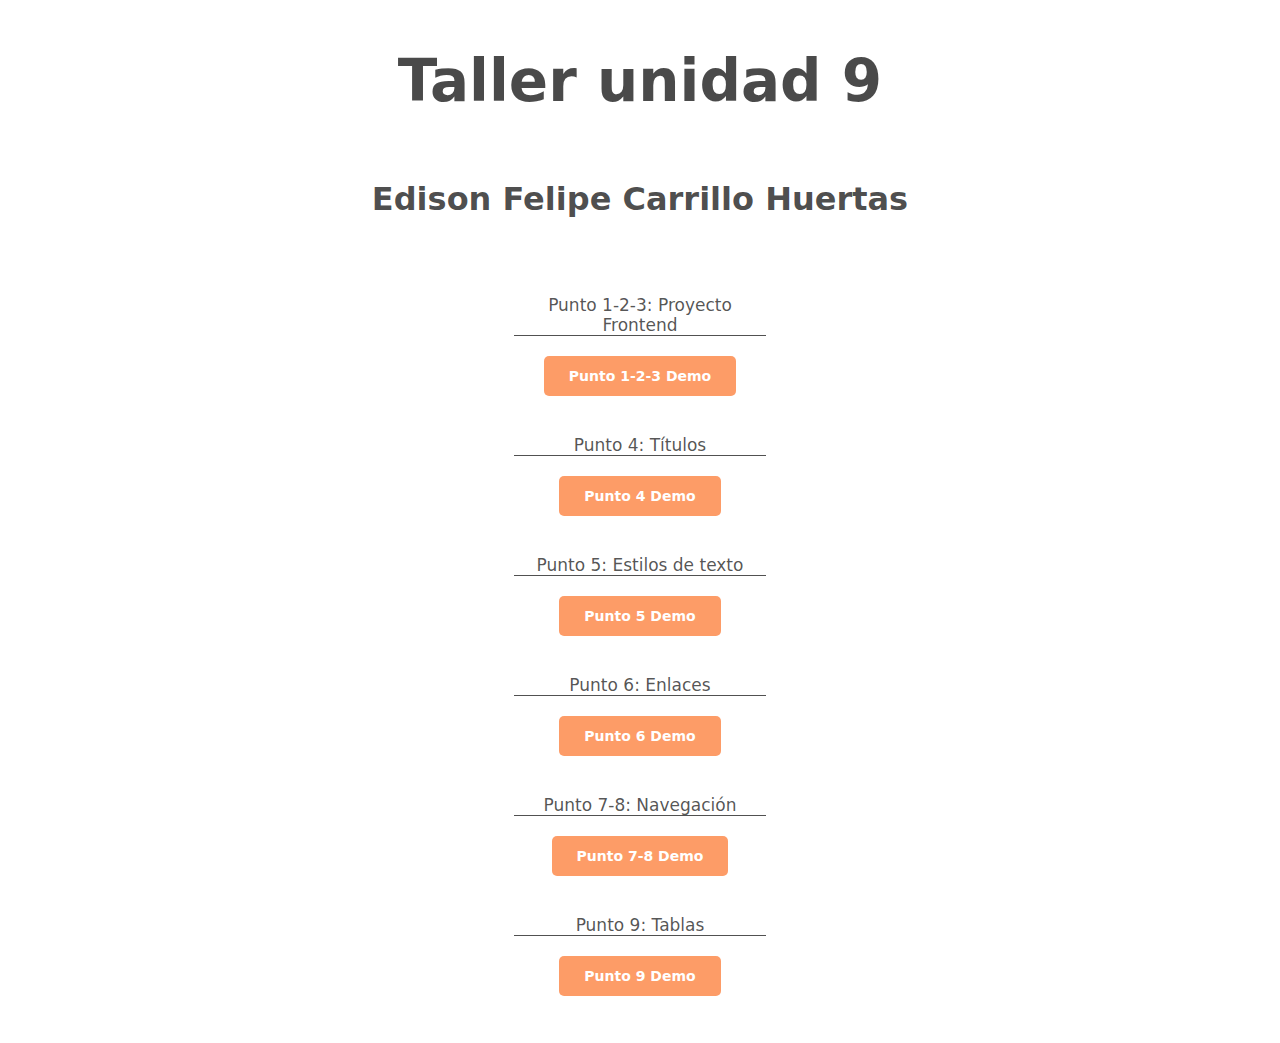
<file: index.html>
<!DOCTYPE html>
<html lang="en">
<head>
  <meta charset="UTF-8">
  <meta http-equiv="X-UA-Compatible" content="IE=edge">
  <meta name="viewport" content="width=device-width, initial-scale=1.0">
  <title>taller 9 menu</title>
  <link rel="stylesheet" href="./styles/styles.css">
</head>
<body> 
  <div>
    <h1> Taller unidad 9</h1>
    <h2>Edison Felipe Carrillo Huertas</h2>
    <nav>
      <ul>
        <li>
          <p>
            Punto 1-2-3: Proyecto Frontend
          </p> 
          <a href="./punto-1-2-3/index.html">
            Punto 1-2-3 Demo
          </a>
        </li>
        <li>
          <p>
            Punto 4: Títulos
          </p> 
          <a href="./punto-4/index.html">
            Punto 4 Demo
          </a>
        </li>
        <li>
          <p>
            Punto 5: Estilos de texto
          </p>
          <a href="./punto-5/index.html">
            Punto 5 Demo
          </a>
        </li>
        <li>
          <p>
            Punto 6: Enlaces
          </p>
          <a href="./punto-6/index.html">
            Punto 6 Demo
          </a>
        </li>
        <li>
          <p>
            Punto 7-8: Navegación
          </p>
          <a href="./punto-7-8/index.html">
            Punto 7-8 Demo
          </a>
        </li>
        <li>
          <p>
            Punto 9: Tablas
          </p>
          <a href="./punto-9/index.html">
            Punto 9 Demo
          </a>
        </li>
      </ul>
    </nav>
  </div> 
</body>
</html>
</file>
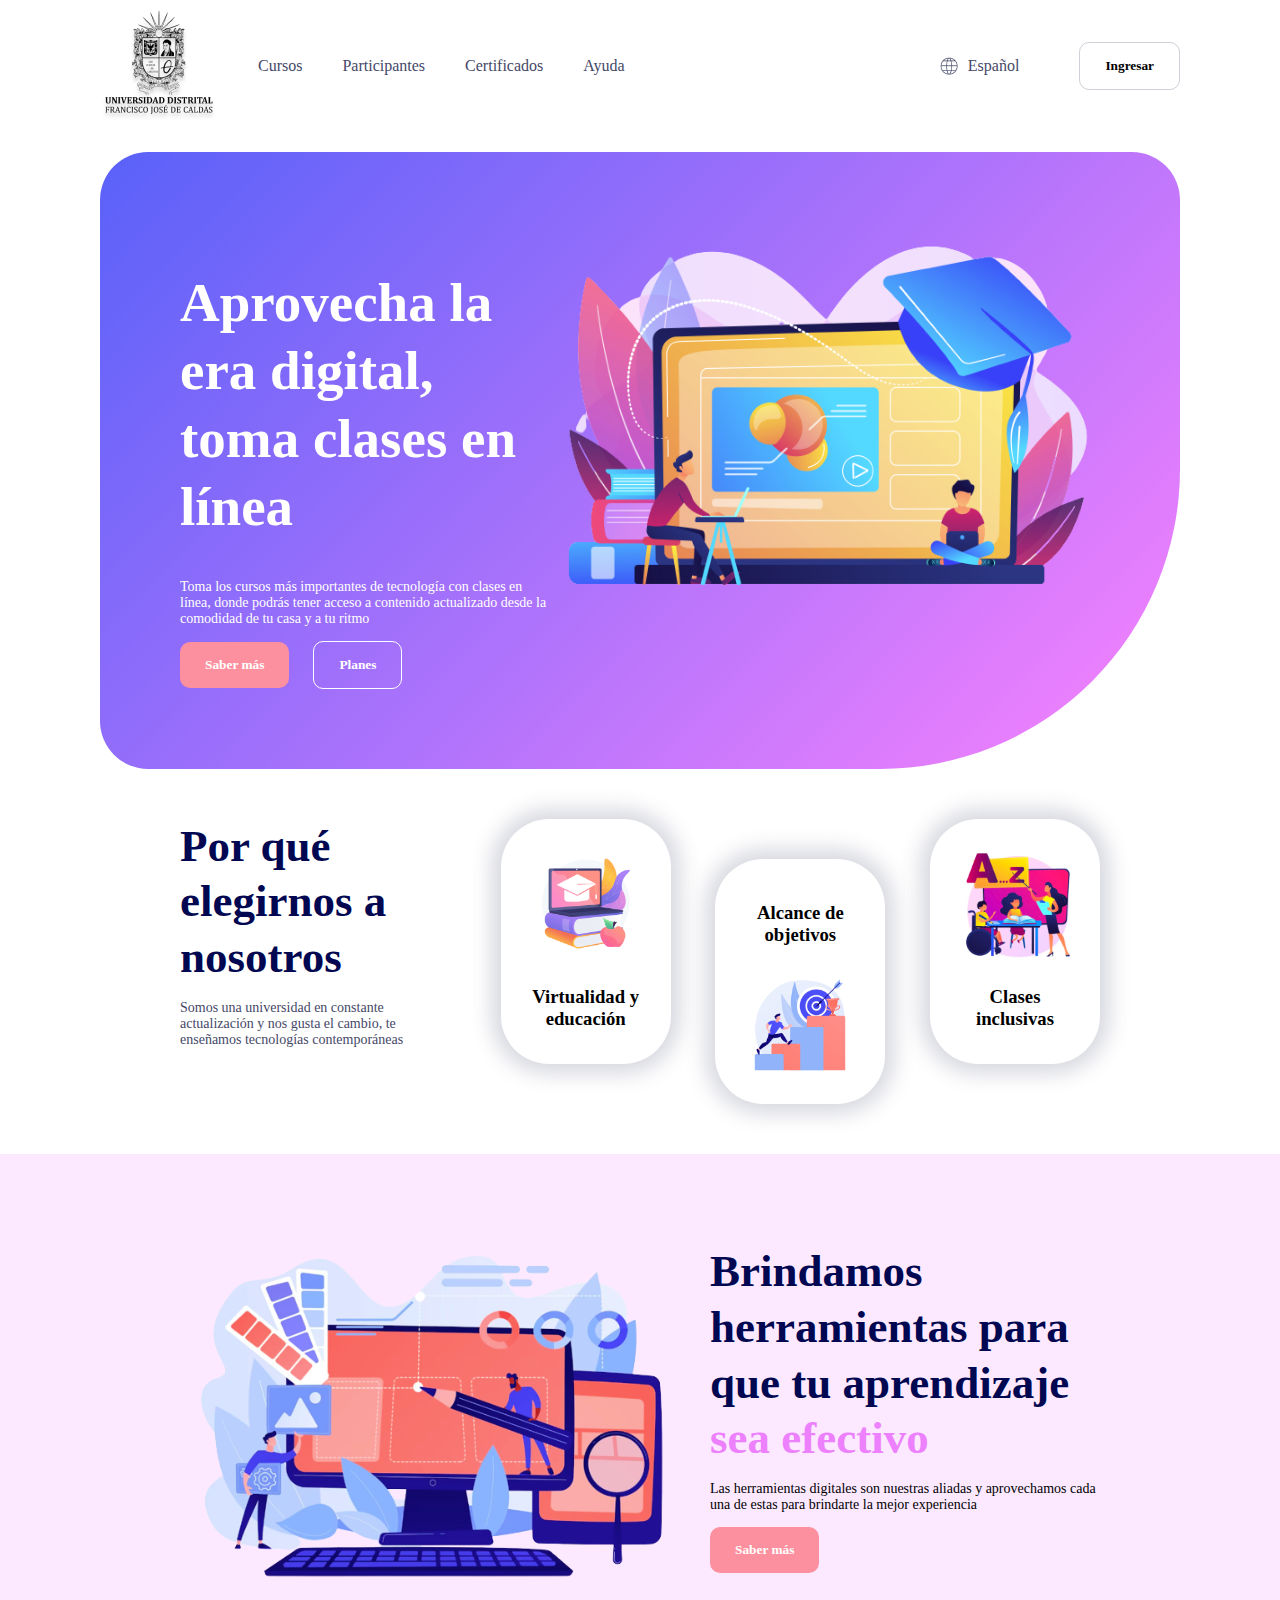
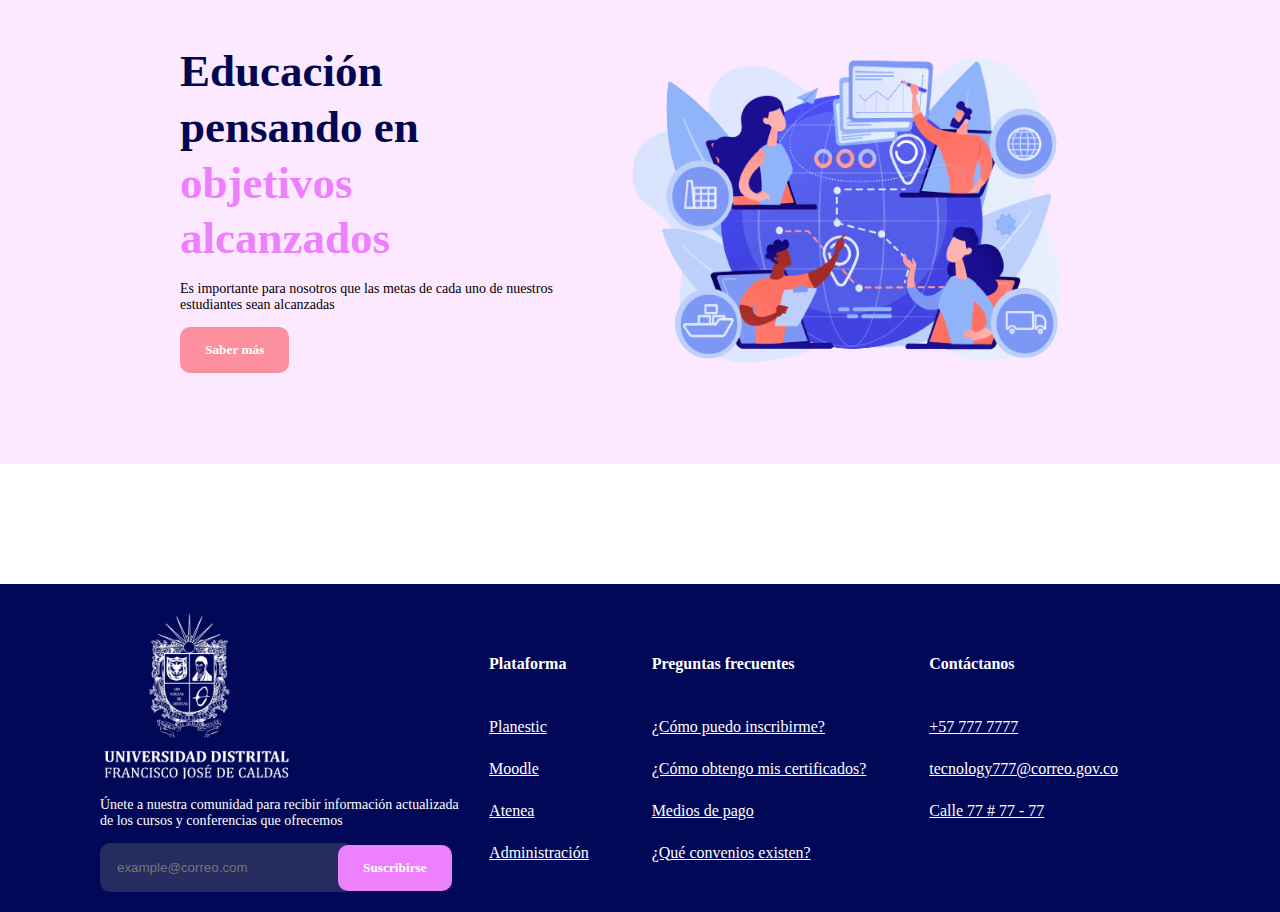
<file: punto-1-2-3/index.html>
<!DOCTYPE html>
<html lang="en">
<head>
    <meta charset="UTF-8">
    <meta name="viewport" content="width=device-width, initial-scale=1.0">
    <link rel="stylesheet" href="https://indestructibletype.com/fonts/Jost.css" type="text/css" charset="utf-8" />
    <link rel="stylesheet" href="./styles/common-styles.css">
    <link rel="stylesheet" href="./styles/header-styles.css">
    <link rel="stylesheet" href="./styles/banner-styles.css">
    <link rel="stylesheet" href="./styles/section-1-styles.css">
    <link rel="stylesheet" href="./styles/section-2-styles.css">
    <link rel="stylesheet" href="./styles/footer-styles.css">
    <title>Page Design</title>
</head>
<body>
    <header>
        <div class="header__navigator">
            <img src="./public/images/header-logo.png" alt="header logo">
            <nav>
                <ul>
                    <li><a href="#banner">Cursos</a></li>
                    <li><a href="#section-1">Participantes</a></li>
                    <li><a href="#section-2">Certificados</a></li>
                    <li><a href="#footer">Ayuda</a></li>
                </ul>
            </nav>
        </div>
        <div class="header__settings">
            <div class="language">
                <img src="./public/images/header-world.png" alt="header world">
                <span>Español</span>
            </div>
            <button>Ingresar</button>
        </div>
    </header>
    <main>
        <section id="banner">
            <div class="banner__info">
                <div class="banner__texts">
                    <h1>Aprovecha la era digital, toma clases en línea</h1>
                    <p>
                        Toma los cursos más importantes de tecnología con clases en línea, 
                        donde podrás tener acceso a contenido actualizado desde la comodidad 
                        de tu casa y a tu ritmo
                    </p>
                </div>
                <div class="banner__buttons">
                    <button class="button--orange">Saber más</button>
                    <button class="button--transparent">Planes</button>
                </div>
            </div>
            <img src="./public/images/banner-online.png" alt="banner online">
        </section>
        <section id="section-1">
            <div class="section-1__info">
                <h2>Por qué elegirnos a nosotros</h2>
                <p>
                    Somos una universidad en constante actualización y nos 
                    gusta el cambio, te enseñamos tecnologías contemporáneas
                </p>
            </div>
            <div class="section-1__card">
                <img 
                    src="./public/images/section1-education.png" 
                    alt="education"
                    width="120px"
                    height="120px"
                >
                <h3>Virtualidad y educación</h3>
            </div>
            <div class="section-1__card section-1__card-down">
                <h3>Alcance de objetivos</h3>
                <img 
                    src="./public/images/section1-goals.png" 
                    alt="goals"
                    width="120px"
                    height="120px"
                >
            </div>
            <div class="section-1__card">
                <img 
                    src="./public/images/section1-teach.png" 
                    alt="teach"
                    width="120px"
                    height="120px"
                >
                <h3>Clases inclusivas</h3>
            </div>
        </section>
        <section id="section-2">
            <div class="section-2__info">
                <img 
                    src="./public/images/section2-tools.png" 
                    alt="tools"
                    width="500px"
                    height="350px"
                >
                <div>
                    <h2>Brindamos herramientas para que tu aprendizaje</h2>
                    <h2 class="title__pink">sea efectivo</h2>
                    <p>
                        Las herramientas digitales son nuestras aliadas 
                        y aprovechamos cada una de estas para brindarte 
                        la mejor experiencia
                    </p>
                    <button  class="button--orange">Saber más</button>
                </div>
            </div>
            <div class="section-2__info">
                <div>
                    <h2>Educación pensando en</h2>
                    <h2 class="title__pink">objetivos alcanzados</h2>
                    <p>
                        Es importante para nosotros que las metas de cada 
                        uno de nuestros estudiantes sean alcanzadas
                    </p>
                    <button  class="button--orange">Saber más</button>
                </div>
                <img 
                    src="./public/images/section2-goals.png" 
                    alt="goals"
                    width="500px"
                    height="350px"
                >
            </div>
        </section>
    </main>
    <footer id="footer">
        <div class="footer__info">
            <img 
                src="./public/images/footer-logo.png" 
                alt="logo"
                width="200px"
                height="175px"
            >
            <p>
                Únete a nuestra comunidad para recibir información 
                actualizada de los cursos y conferencias que ofrecemos 
            </p>
            <form action="">
                <input 
                    type="email"
                    placeholder="example@correo.com"
                    name="user_email"
                >
                <button>Suscribirse</button>
            </form>
        </div>
        <div class="footer__list">
            <table>
                <thead>
                    <tr>
                        <th>Plataforma</th>
                        <th>Preguntas frecuentes</th>
                        <th>Contáctanos</th>
                    </tr>
                </thead>
                <tbody>
                    <tr>
                        <td><a href="">Planestic</a></td>
                        <td><a href="">¿Cómo puedo inscribirme?</a></td>
                        <td><a href="">+57 777 7777</a></td>
                    </tr>
                    <tr>
                        <td><a href="">Moodle</a></td>
                        <td><a href="">¿Cómo obtengo mis certificados?</a></td>
                        <td><a href="">tecnology777@correo.gov.co</a></td>
                    </tr>
                    <tr>
                        <td><a href="">Atenea</a></td>
                        <td><a href="">Medios de pago</a></td>
                        <td><a href="">Calle 77 # 77 - 77</a></td>
                    </tr>
                        <td><a href="">Administración</a></td>
                        <td><a href="">¿Qué convenios existen?</a></td>
                </tbody>
            </table>
        </div>
    </footer>
</body>
</html>
</file>
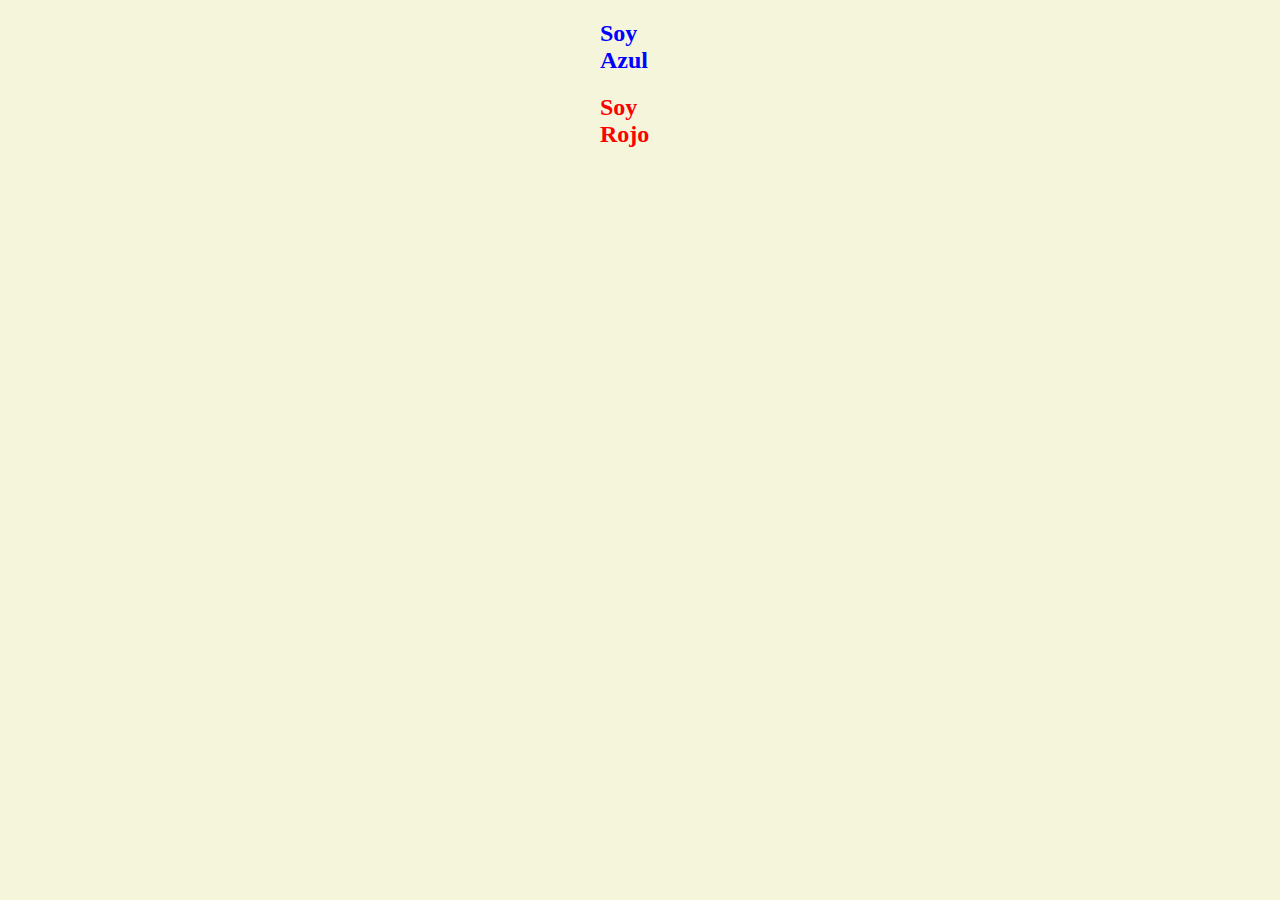
<file: punto-4/index.html>
<!DOCTYPE html>
<html lang="en">
<head>
    <meta charset="UTF-8">
    <meta http-equiv="X-UA-Compatible" content="IE=edge">
    <meta name="viewport" content="width=device-width, initial-scale=1.0">
    <link rel="stylesheet" href="./style/style.css">
    <title>punto-4</title>
</head>
<body>
    <div class="blue__title">
        <h2>Soy Azul</h2>
    </div>
    <div class="red__title">
        <h2>Soy Rojo</h2>
    </div>
</body>
</html>
</file>
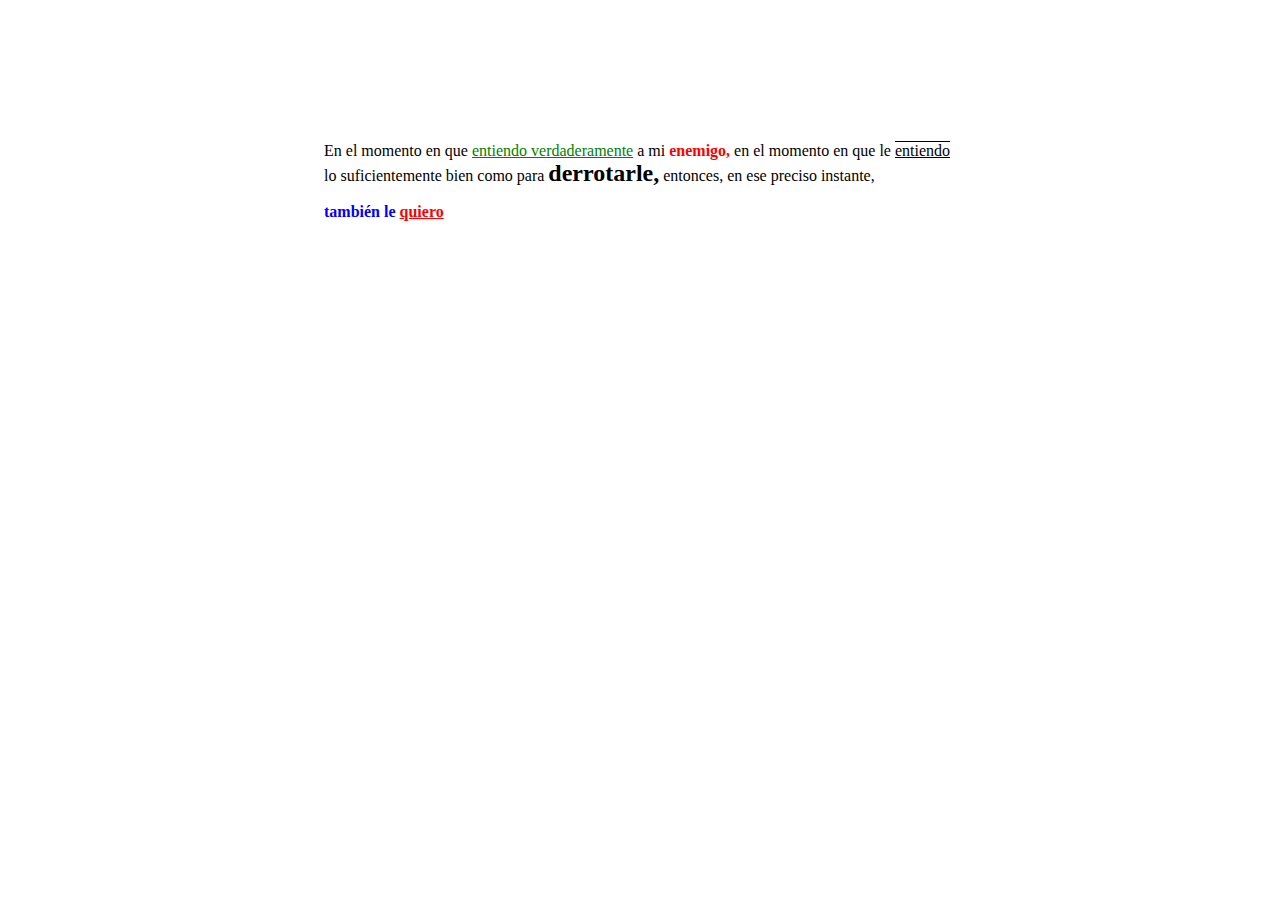
<file: punto-5/index.html>
<!DOCTYPE html>
<html lang="en">
<head>
    <meta charset="UTF-8">
    <meta http-equiv="X-UA-Compatible" content="IE=edge">
    <meta name="viewport" content="width=device-width, initial-scale=1.0">
    <link rel="stylesheet" href="./style/style.css">
    <title>punto-5</title>
</head>
<body>
    <p>
        <span>En el momento en que</span>
        <u>entiendo verdaderamente</u>
        <span>a mi</span>
        <b class="strong__letter-1">enemigo,</b>
        <span>en el momento en que le</span>
        <span class="box">entiendo</span>
        <span>lo suficientemente bien como para</span>
        <b class="weight__letter">derrotarle,</b>
        <span>entonces,</span>
        <span>en ese preciso instante,</span>
        <div>
        <b class="blue">también le</b>
        <b class="strong__letter">quiero</b>
        </div>
    </p>
</body>
</html>
</file>
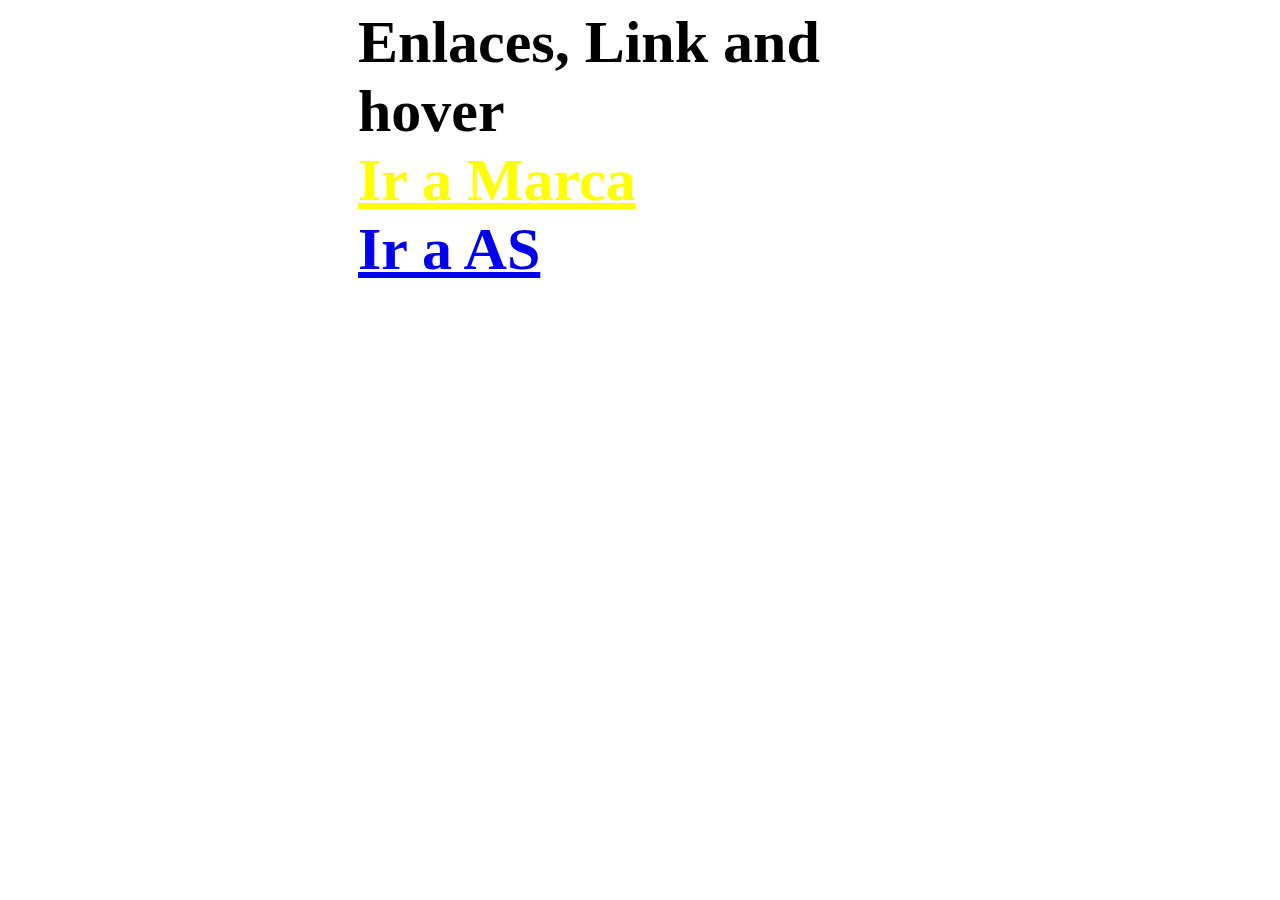
<file: punto-6/index.html>
<!DOCTYPE html>
<html lang="en">
<head>
    <meta charset="UTF-8">
    <meta name="viewport" content="width=device-width, initial-scale=1.0">
    <link rel="stylesheet" href="./style/style.css">
    <title>punto-6</title>
</head>
<body>
    <strong>Enlaces, Link and hover</strong><br>
    <b><a class="link__marca" href="https://www.marca.com/">Ir a Marca</a></b><br>
    <b><a class="link__as" href="https://colombia.as.com/">Ir a AS</a></b>
</body>
</html>
</file>
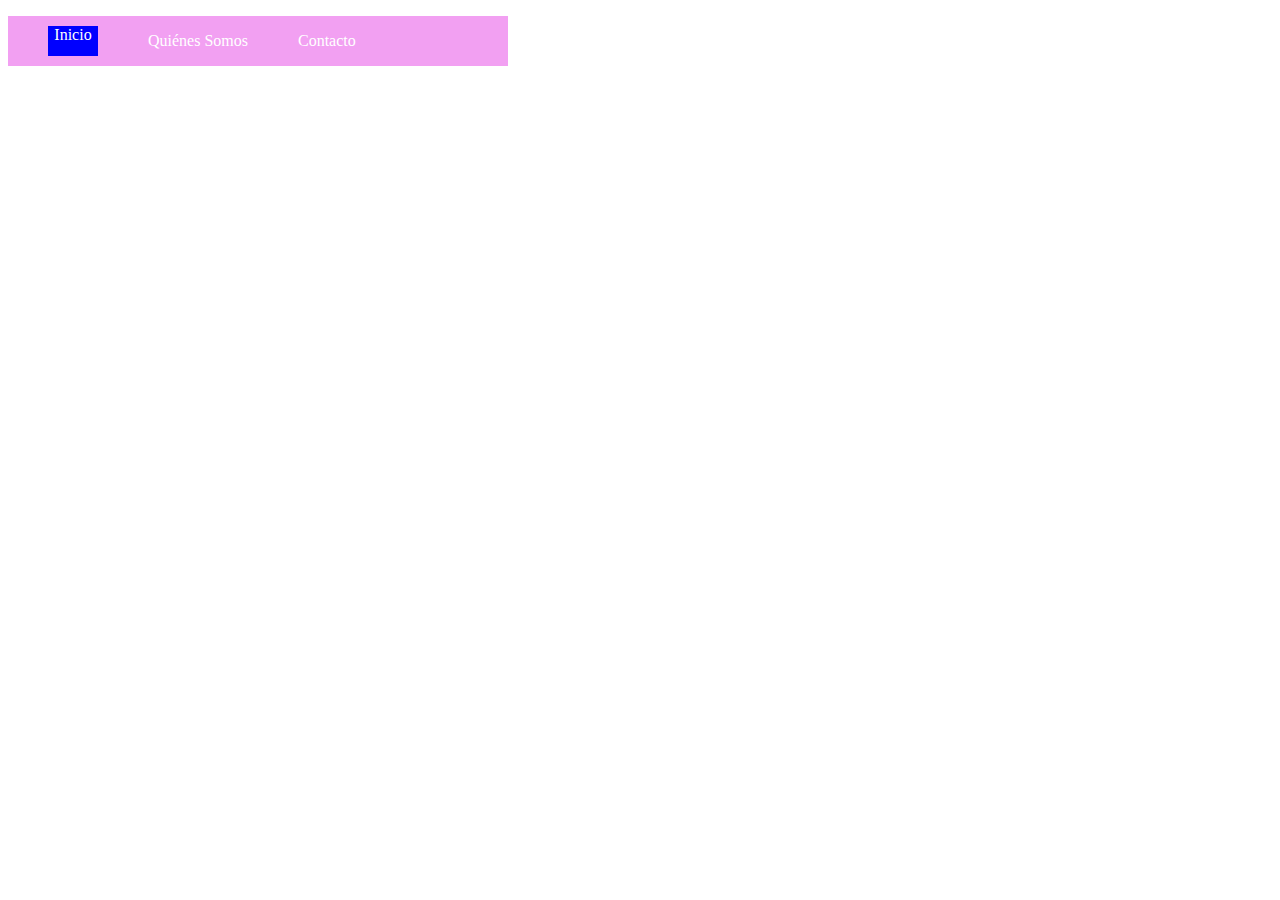
<file: punto-7-8/index.html>
<!DOCTYPE html>
<html lang="en">
<head>
    <meta charset="UTF-8">
    <meta name="viewport" content="width=device-width, initial-scale=1.0">
    <link rel="stylesheet" href="./style/style.css">
    <title>punto-7-8</title>
    </head>
<body>
    <nav>
        <ul>
            <li class="init">Inicio</li>
            <li>Quiénes Somos</li>
            <li>Contacto</li>
        </ul>
    </nav>
</body>
</html>
</file>
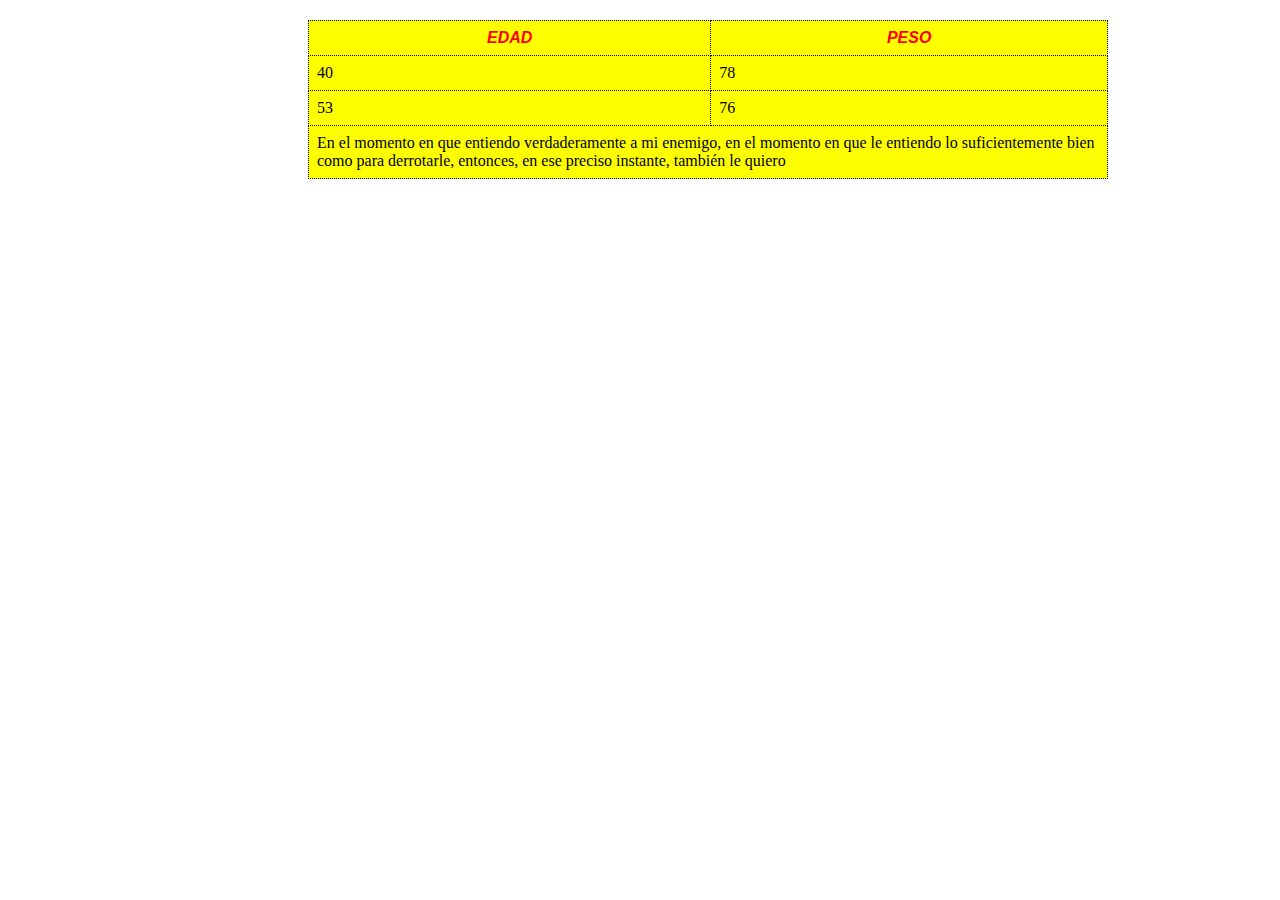
<file: punto-9/index.html>
<!DOCTYPE html>
<html lang="en">
<head>
    <meta charset="UTF-8">
    <meta name="viewport" content="width=device-width, initial-scale=1.0">
    <link rel="stylesheet" href="./style/style.css">
    <title>punto-9</title>
</head>
<body>
    <table>
        <tr>
            <th>EDAD</th>
            <th>PESO</th>
        </tr>
        <tr>
            <td>40</td>
            <td>78</td>
        </tr>
        <tr>
            <td>53</td>
            <td>76</td>
        </tr>
        <td colspan="2">
            En el momento en que entiendo verdaderamente a mi enemigo,
            en el momento en que le entiendo lo suficientemente bien
            como para derrotarle, entonces, en ese preciso instante,
            también le quiero
        </td>
    </table>
</body>
</html>
</file>
<file: styles/styles.css>
body {
  text-align: center;
  color: #000000b5;
  font-family: system-ui, -apple-system;
}

body, div {
  display: flex;
  justify-content: center;
  align-items: center;
}

div {
  flex-direction: column;
  width: 50%;
  height: 50%;
  text-align: center;
}

h1 {
  font-size: 58px;
}

h2 {
  font-size: 32px;
}

nav {
  width: 40%;
}

ul {
  padding: 0;
  text-align: center;
  list-style: none;
}

li {
  margin: 50px 0;
}

p {
  margin: 40px 0 30px;
  color: #000000ae;
  font-size: 17px;
  border-bottom: 1px solid;
}

a {
  padding: 12px 25px;
  color: #ffffff;
  background-color: #fd8f54e2;
  border: none;
  border-radius: 5px;
  font-family: system-ui, -apple-system;
  font-size: 14px;
  font-weight: bold;
  text-decoration: none;
  cursor: pointer;
}

a:hover {
  background-color: #e87537e2;
}
</file>
<file: punto-1-2-3/styles/common-styles.css>
body {
    margin: 0PX;
}
a {
    font-family: 'Jost';
}

button {
    padding: 15px 25px;
    font-family: 'Jost';
    font-weight: bold;
    border-radius: 10px;
    cursor: pointer;
}

p {
    font-family: 'Jost';
    font-size: 14px;
}

.button--orange {
    background-color: #FD909E;
    color: white;
    border: none;
}

h2 {
    font-family: 'Jost';
    font-size: 45px;
    color: #010851;
    line-height: 124%;
    letter-spacing: -1%;
    margin: 0;
}
</file>
<file: punto-1-2-3/styles/header-styles.css>
header {
    display: flex;
    justify-content: space-between;
    margin: 10px 100px;
}

.header__navigator {
    display: flex;
    align-items: center;
}

ul {
    display: flex;
    gap: 40px;
    list-style: none;
}

nav a {
    color: #454868;
    text-decoration: none;
    font-weight: 500;
}

.header__settings {
    display: flex;
    align-items: center;
    gap: 60px;
}

.language {
    display: flex;
    align-items: center;
    gap: 10px;
    font-family: 'Jost';
    font-weight: 300;
    color:#454868;
}

header button {
    background-color: transparent;
    border: 1px solid #45486842;
}
</file>
<file: punto-1-2-3/styles/banner-styles.css>
#banner {
    display: flex;
    margin: 30px 100px;
    padding: 80px;
    border-radius: 48px 48px 300px 48px;
    background: linear-gradient(134deg, #5961F9 0%, #ED80FD 92.14%);
    color: white;
}

h1 {
    font-family: 'Jost';
    color: white;
    font-size: 55px;
    line-height: 124%;
    letter-spacing: -1%;
}

#banner img {
    width: 550px;
    height: 370px;
}

.button--transparent {
    background-color: transparent;
    color: white;
    border: 1px solid;
    margin-left: 20px;
}
</file>
<file: punto-1-2-3/styles/section-1-styles.css>
#section-1 {
    display: flex;
    margin: 20px 180px;
    justify-content: space-between;

    margin: 50px 180px;
}

.section-1__info {
    width: 30%;
}

.section-1__info {
    color: #454868;
}

.section-1__card {
    width: min-content;
    height: 195px;
    text-align: center;
    padding: 25px;
    border-radius: 48px;
    box-shadow: 0px 0px 20px 10px #45486835;
}

.section-1__card-down {
    margin-top: 40px;
}

h3 {
    font-family: 'Jost';
}
</file>
<file: punto-1-2-3/styles/section-2-styles.css>
#section-2 {
    padding: 30px 180px;
    background-color: #ec80fd2c;
}

.section-2__info {
    display: flex;
    align-items: center;
    gap: 30px;
    margin: 50px 0px;
}

.title__pink {
    color: #ed80fd;
}
</file>
<file: punto-1-2-3/styles/footer-styles.css>
footer {
    display: flex;
    justify-content: space-between;
    align-items: center;
    margin-top: 120PX;
    padding: 20px 100px;
    background-color: #010858;
    color: white;
}

.footer__info {
    width: 34%;
}

form button {
    background-color: #ed80fd;
    color: white;
    border: none;
}

input {
    padding: 17px;
    margin-right: -20px;
    width: 220px;
    border: none;
    border-radius: 10px;
    background-color: #4548688c
}

table {
    font-family: 'Jost';
    text-align: left;
}

th {
    height: 80px;
}

tr {
    height: 40px;
}

td {
    padding-right: 60px;
}

td a {
    color: white;
}
</file>
<file: punto-4/style/style.css>
body {
    margin: 0px 600px;
    background-color: beige;
}

.blue__title {
    color:blue;

}

.red__title {
    color:red
}
</file>
<file: punto-5/style/style.css>
p{
    padding-top: 10%;
    padding-inline: 25%;
}

u {
    color:green;
}

.strong__letter {
    color: red;
    text-decoration: underline;
}

.blue {
    color: blue;
}

.weight__letter{
    font-size: x-large;
}

.box{
    text-decoration: overline underline;
}

.strong__letter-1{
    color: red;
}

div{
    padding-inline: 25%;
    padding-top: none;
}
</file>
<file: punto-6/style/style.css>
body{
    padding-inline: 350px;
    justify-content: center;
    text-align: left;
    font-size: 60px;
}

.link__marca{
    color: yellow;
    text-align: left;
}

.link_as{
    color: blueviolet;
    text-align: left;
}
</file>
<file: punto-7-8/style/style.css>
nav{
    background-color: rgba(238, 130, 238, 0.76);
    width: 500px;
    height: 50px;
}

nav ul{
    color: white;
    border: 0px;
    cursor: pointer;
}

ul{
    display: flex;
    list-style: none;
    gap: 50px;
    align-items: center;
    height: 50px;
}

.init{
    background-color: blue;
    width: 50px;
    height: 30px;
    text-align: center;
}
</file>
<file: punto-9/style/style.css>
table{
    margin: 300px;
    width: 800px;
    border-collapse: collapse;
    margin-top: 20px;
    background-color: yellow;
}

th{
    border: 1px dotted black;
    padding: 8px;
    text-align: center;
    color: red;
    font-style: oblique;
    font-family: Arial, Helvetica, sans-serif;
}

td{
    border: 1px dotted black;
    padding: 8px;
    text-align: left;
    bor
}
</file>
